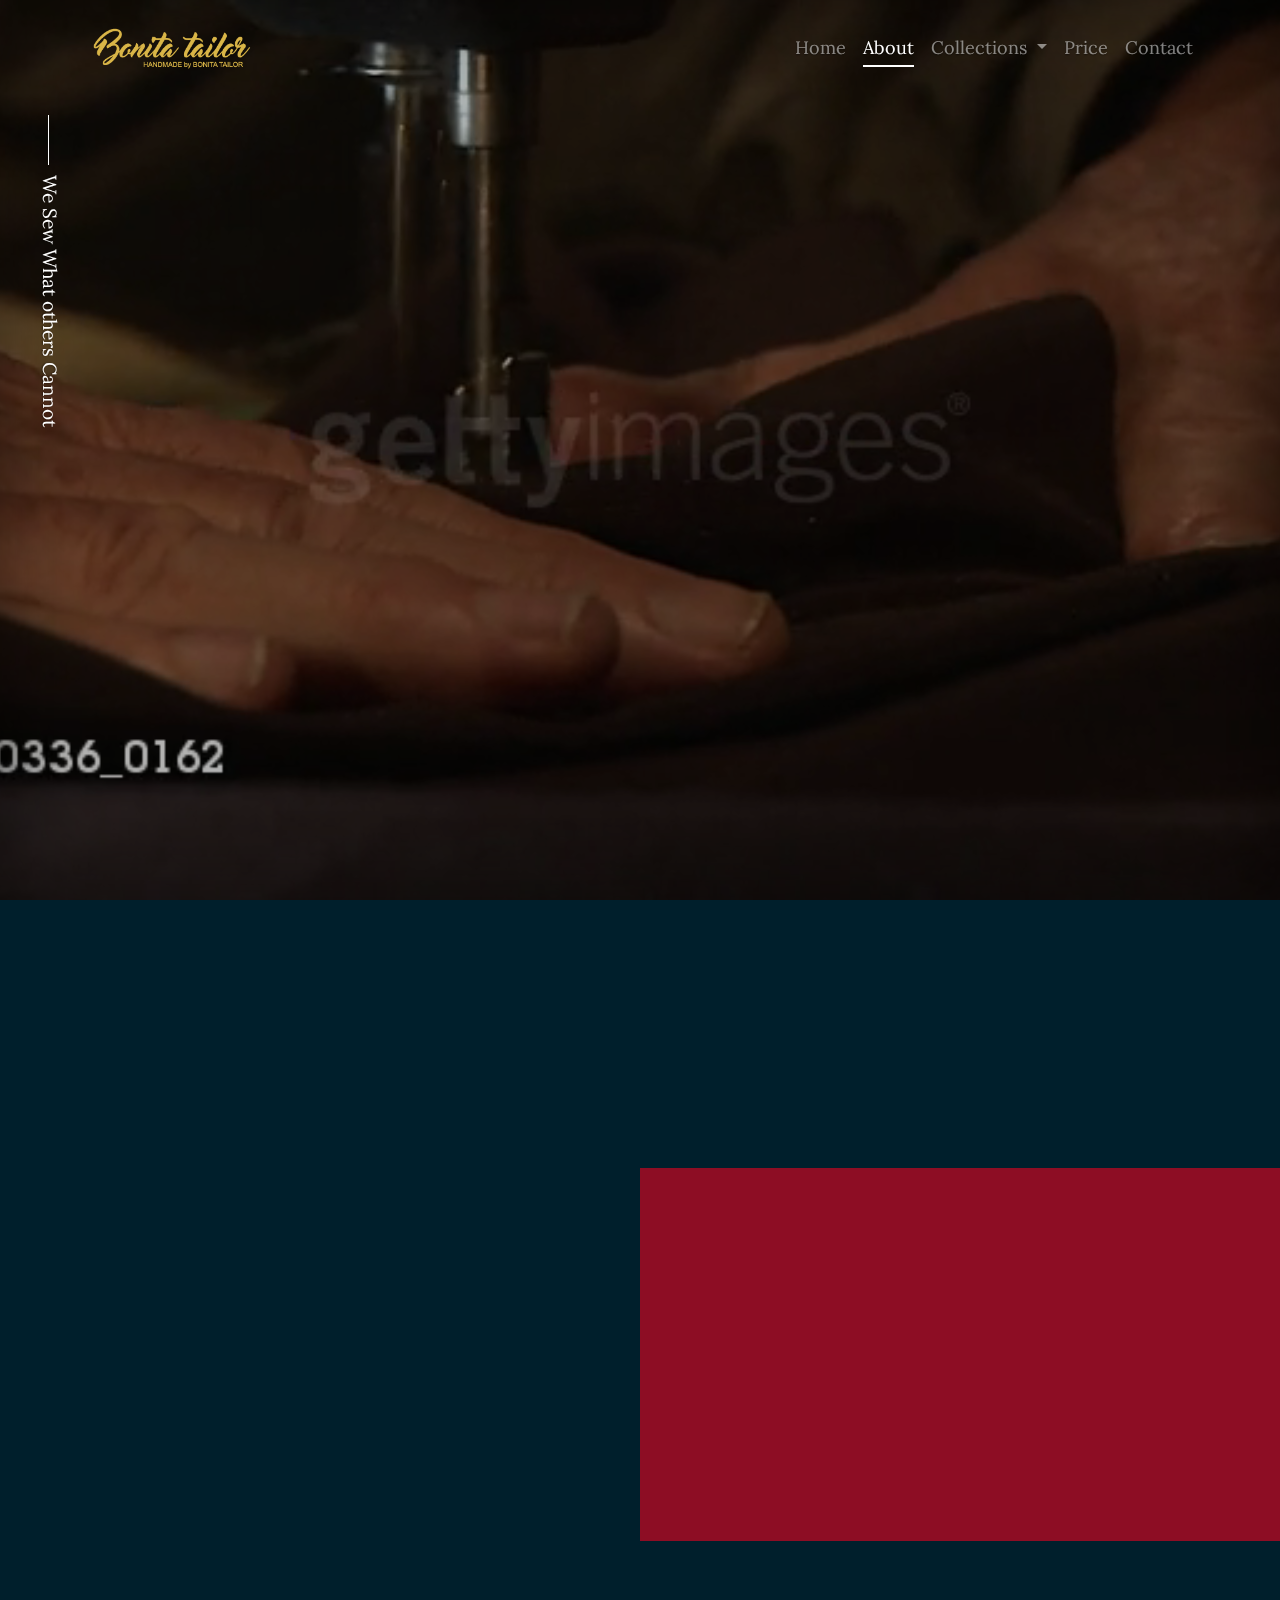
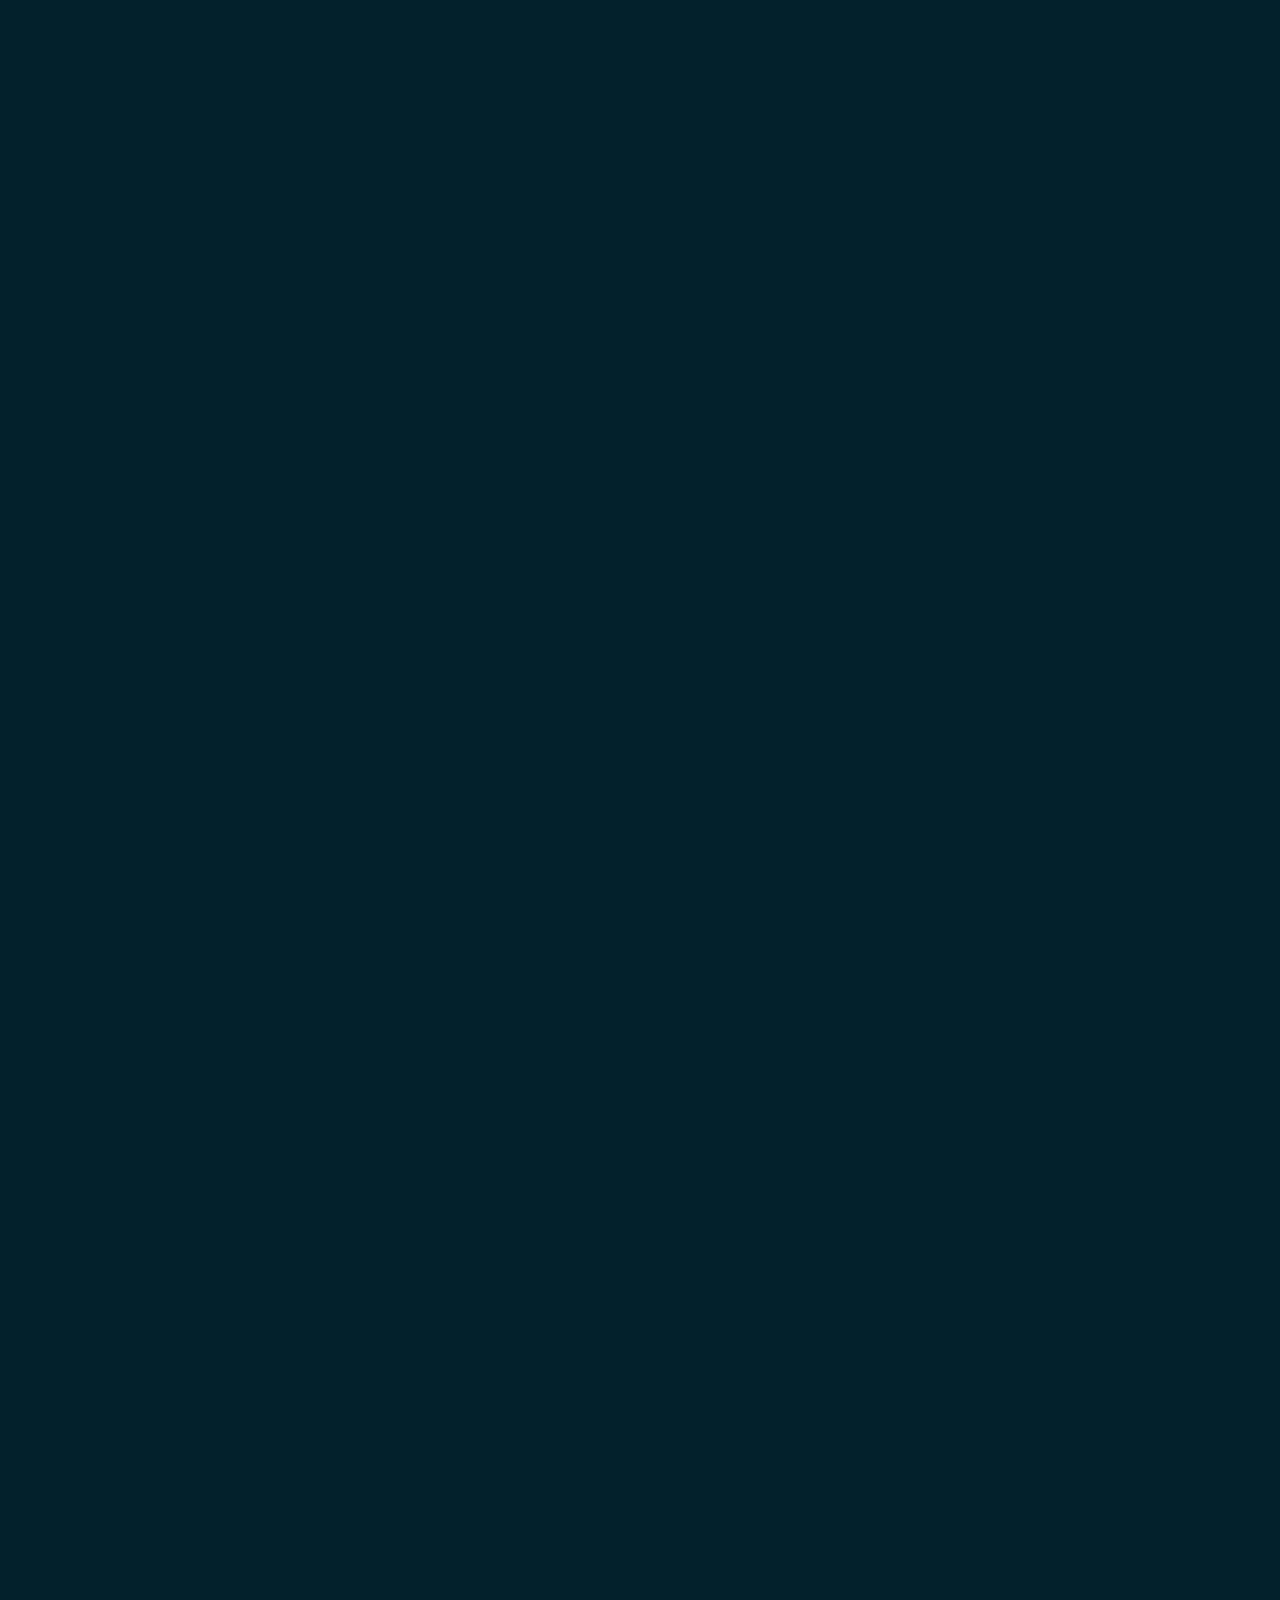
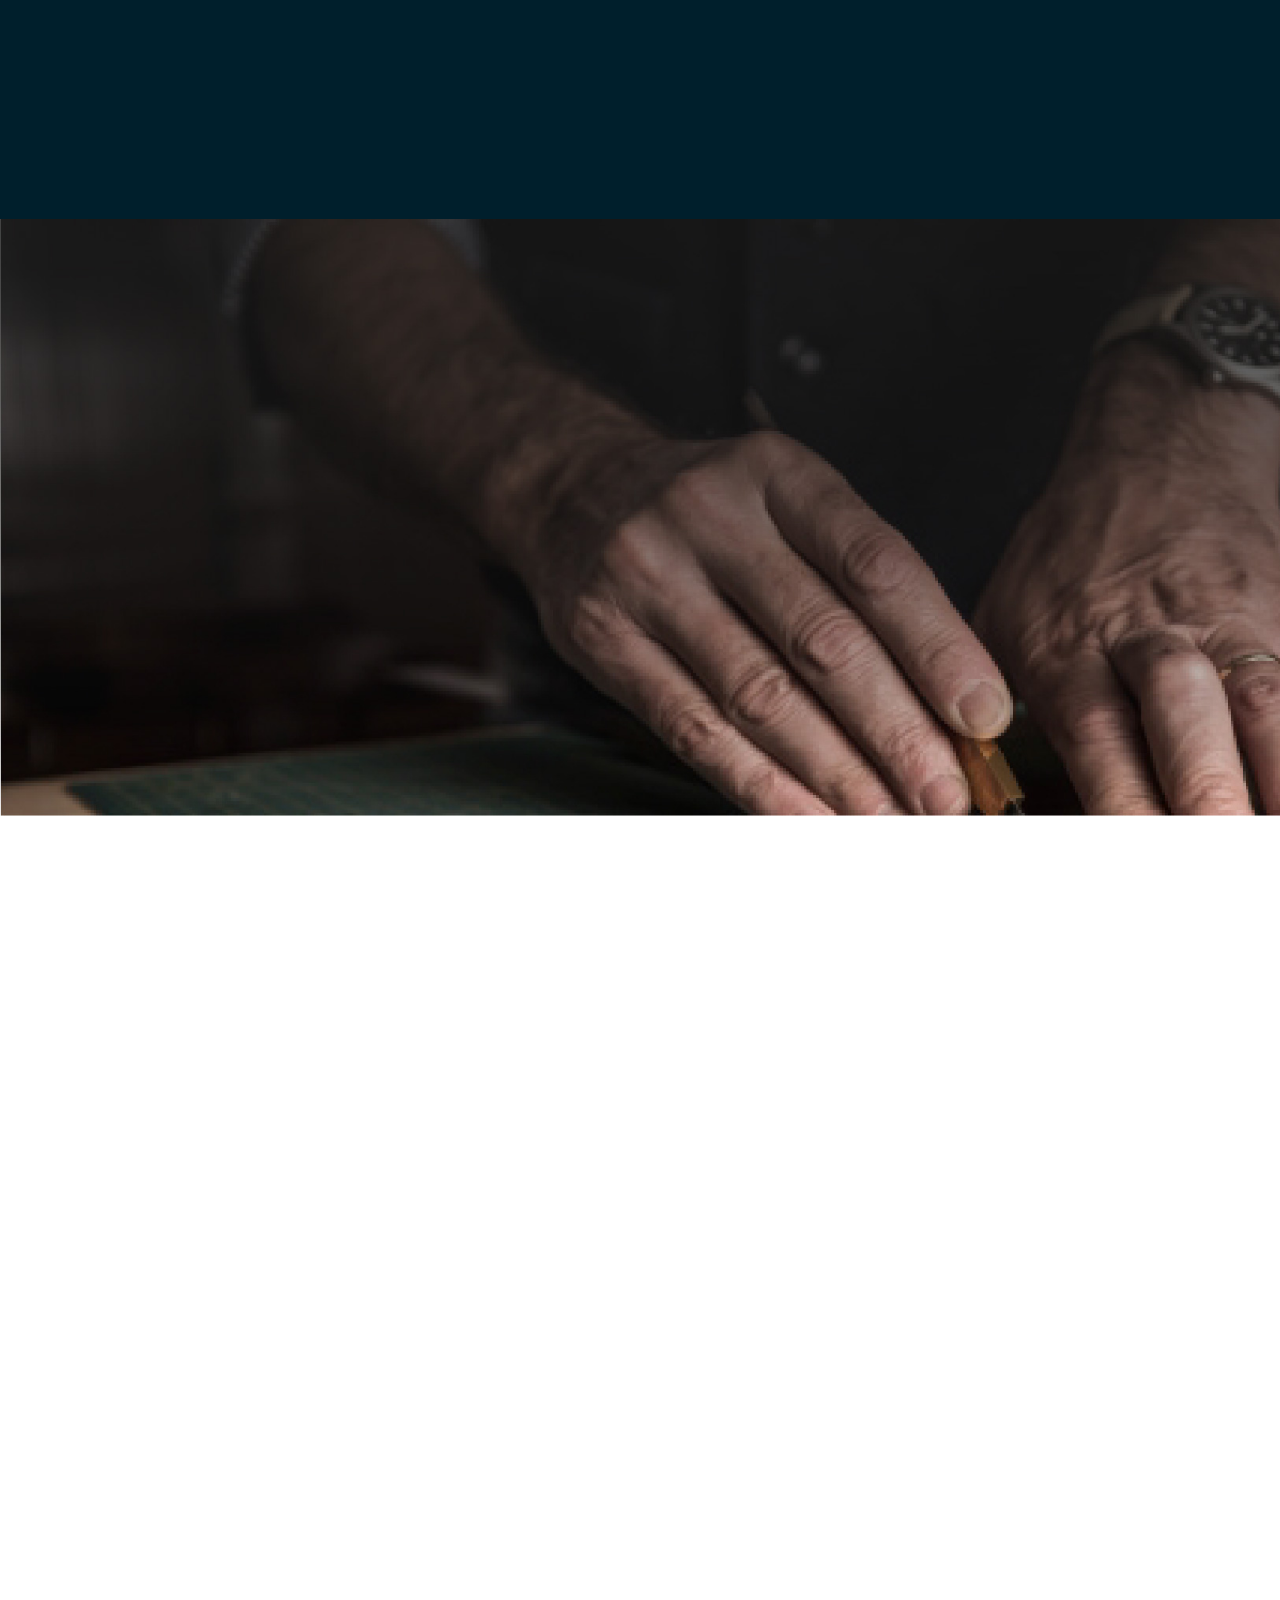
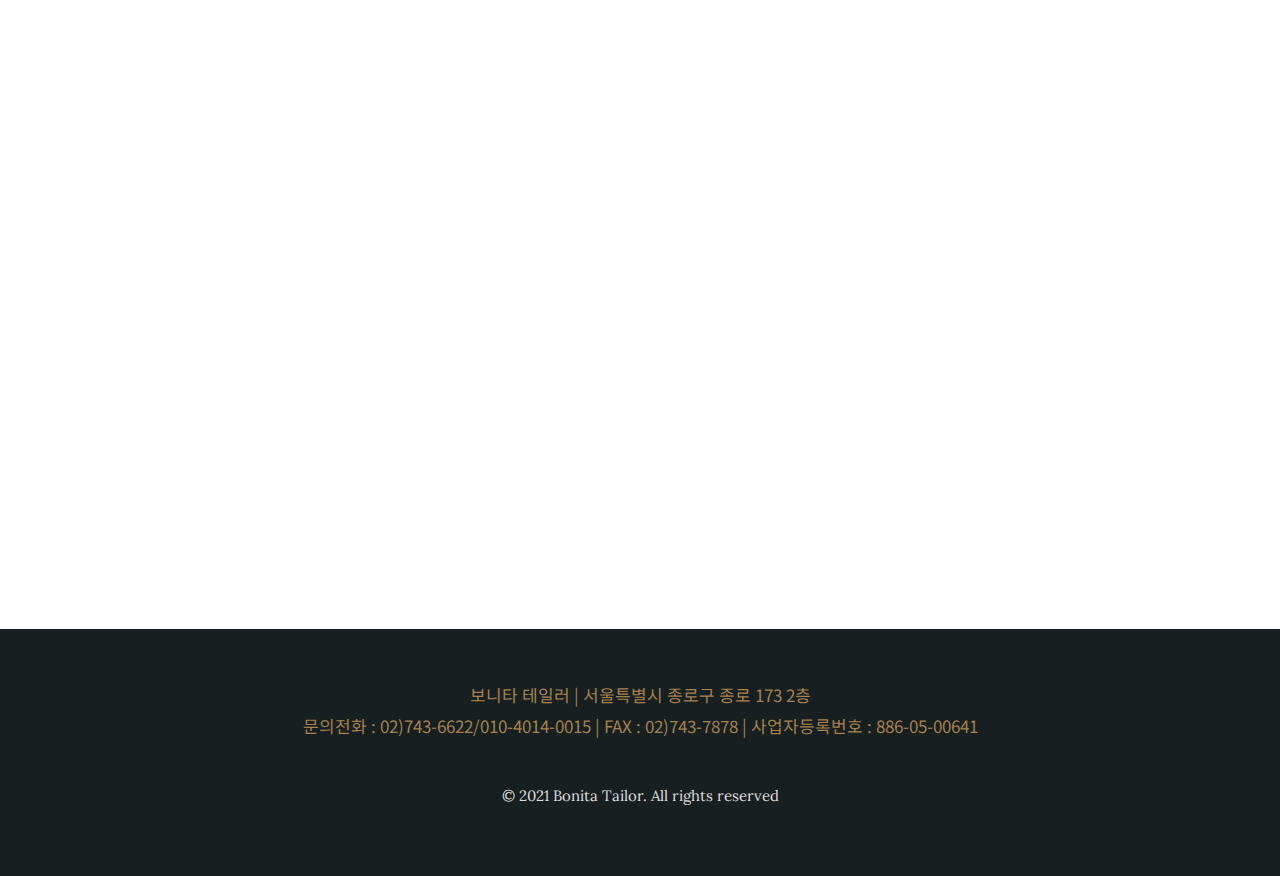
<file: sub/about.html>
<!doctype html>
<html lang="en">
<head>
    <meta charset="utf-8">
    <meta name="viewport" content="width=device-width, initial-scale=1, shrink-to-fit=no">
    <meta name="description" content="">
    <meta name="author" content="">
    <link rel="icon" href="../favicon.ico">
    <link rel="preconnect" href="https://fonts.gstatic.com">
    <link href="https://fonts.googleapis.com/css2?family=Lora:ital,wght@0,400;0,500;0,800;1,400;1,500;1,800&display=swap"
          rel="stylesheet">
    <link rel="preconnect" href="https://fonts.gstatic.com">
    <link href="https://fonts.googleapis.com/css2?family=Noto+Sans+KR:wght@100;300;400;500;700&display=swap"
          rel="stylesheet">

    <title>Bonita Tailor</title>

    <!-- Bootstrap core CSS -->
    <link href="../assets/css/bootstrap.min.css" rel="stylesheet">

    <!-- Custom styles for this template -->
    <link href="../assets/css/main.css" rel="stylesheet">

    <link rel="stylesheet" href="https://unpkg.com/aos@next/dist/aos.css" />

</head>

<body>

<video src="../assets/img/about.mp4" autoplay loop playsinline muted></video>

<div class="mx-auto flex-column main-header-wrap viewport-header">
    <header class="masthead p-3">
        <div class="container navbar navbar-expand-lg">
            <div class="masthead-brand">
                <a href="../index.html"><img src="../assets/img/bt-logo.png" width="170"/></a>
            </div>
            <button class="navbar-toggler navbar-dark" type="button" data-toggle="collapse"
                    data-target="#navbarCollapse" aria-controls="navbarCollapse" aria-expanded="false"
                    aria-label="Toggle navigation">
                <span class="navbar-toggler-icon"></span>
            </button>
            <div class="collapse navbar-collapse" id="navbarCollapse">
                <nav class="nav nav-masthead justify-content-center">
                <a class="nav-link" href="../index.html">Home</a>
                <a class="nav-link active" href="about.html">About</a>
                <div class="dropdown mx-md-3">
                    <a class="nav-link dropdown-toggle" href="#" id="navbarDropdown" role="button"
                       data-toggle="dropdown" aria-haspopup="true" aria-expanded="false">
                        Collections
                    </a>
                    <div class="dropdown-menu" aria-labelledby="navbarDropdown">
                        <a class="dropdown-item" href="classicSuit.html">Classic Suit</a>
                        <a class="dropdown-item" href="wedding.html">Wedding</a>
                    </div>
                </div>
                <a class="nav-link" href="price.html">Price</a>
                <a class="nav-link" href="contact.html">Contact</a>
            </nav>
            </div>
        </div>
    </header>

    <br>
    <div class="container-fluid vertical-text mt-5">
        <p>We Sew What others Cannot</p>
    </div>
</div>

<main role="main">
    <div class="row m-0 dark-blue-b text-white py-5 text-center">
        <div class="col-12" data-aos="fade-down"  data-aos-duration="800">
            <h2 class="font-weight-light mb-0">About Us</h2>
            <div class="divider"></div>
            <p class="kor">보니타 테일러가 <b>특별한 이유</b></p>
        </div>
    </div>

    <div class="row m-0 dark-blue-b text-white py-5" id="measuring">
        <div class="col-md-6 p-0 about-img" data-aos="fade-down" data-aos-duration="1200">

        </div>
        <div class="col-md-6 p-0 dark-red-b text-white">
            <div class="p-5" data-aos="fade-down" data-aos-duration="1200">
                <h2 class="font-weight-light mb-0">Measuring</h2>
                <div class="divider-white"></div>
                <p class="kor">
                    수트의 사이즈를 잰다는 것은 단순히 수치를 기록하는 것이 아닙니다. <b>고객님 체형의 장단점 등을 정확하게 파악</b>하는 것이 가장 중요합니다. 고객님의 니즈와 스타일에 따라
                    수치를 재는 부분이
                    다를 수 있습니다. 그것이 바로 그로 인해 고객님에게 딱 맞는 수트를 제공하는 보니타테일러만의 수십 년 노하우입니다.
                    <br>
                </p>
                <span class="kor bg-white py-1 px-2 dark-red">
                    <b>제작 공정:</b> 체촌(체형 및 사이즈 측정) - 재단 - 가봉 - 재봉 - 완성
                </span>
            </div>
        </div>
    </div>


    <div class="row m-0 dark-blue-b text-white py-5" id="fabric">
        <div class="col-xxl-6 offset-xxl-3 col-lg-8 offset-lg-2">
            <h2 class="font-weight-light mb-0" data-aos="zoom-in" data-aos-duration="800">Fabric</h2>
            <div class="divider" data-aos="zoom-in" data-aos-duration="800"></div>
            <p class="kor" data-aos="zoom-in" data-aos-duration="800">맞춤 정장에 있어서 원단 선택이 가장 중요합니다. 수트의 가격을 결정짓는 요소이기도 하기 때문이죠. 디자인 패턴, 원단 혼용률에 따라 가격이 결정됩니다. 보니타테일러는
                이 천차만별의 가격대에서도 고객님이 만족할만한 원단 샘플을 많이 보유하고 있습니다. <b>고객님의 나이대와 사용처, 직위, 개인의 스타일 등을 철저히 고려한 맞춤형 원단을 제안</b>하고
                있으며,
                <b>높은 만족도</b>를 자랑합니다.</p>
            <br>

            <div data-aos="zoom-in" data-aos-duration="800">
                <span class="kor bg-white py-1 px-2 dark-blue">
                    <b>원단 종류</b>
                </span>
            </div>

            <div class="row mt-2">
                <div class="col-lg-6 mb-3" data-aos="flip-left" data-aos-duration="800">
                    <p class="kor">
                        <b><u>이탈리아 원단</u></b>
                        <br>
                        국내 기온과 잘 맞는 하늘하늘한 원단으로 두께가 얇아 착용감이 가볍고, 터치감이 부드럽습니다.
                        이탈리아 원단의 종류로는 까노니코, 아리스톤 나폴리, 구아벨로, 안젤리코, 에르메네질도, 제냐 등이 있습니다.
                    </p>
                </div>
                <div class="col-lg-6" data-aos="flip-right" data-aos-duration="1200">
                    <p class="kor">
                        <b><u>영국 원단</u></b>
                        <br>
                        원단이 도톰하고 힘이 있어 옷매무새가 단정한 클래식 수트에 가장 어울리는 원단입니다. 다소 거친 재질의 원단입니다.
                        영국 원단의 종류로는 허더스필드, 알프레드 브라운, 덕데일, 바워로벅, 스카발 등이 있습니다.
                    </p>
                </div>
            </div>
            <br><br>
            <img src="../assets/img/about-img-02.jpg" width="100%" data-aos="zoom-in-down" data-aos-duration="1200">
            <br><br><br><br>
        </div>
    </div>

    <div class="row m-0 about-img-tailor text-white py-5" id="tailoring">
        <div class="col-xxl-6 offset-xxl-3 col-lg-8 offset-lg-2">
            <h2 class="font-weight-light mb-0" data-aos="zoom-in" data-aos-duration="800">Tailoring</h2>
            <div class="divider" data-aos="zoom-in" data-aos-duration="800"></div>
            <p class="kor" data-aos="zoom-in" data-aos-duration="800">보니타테일러만의 품격있는 디자인은 그 어디에 내놓아도 손색이 없습니다. 어떠한 변형된 디자인이어도 고객님에게 딱 맞도록 제작합니다. 원단의 재단, 바느질 한땀 한땀
                고객님에게 전달되는 그 마지막 순간까지 최선을 다합니다. 당신이 그 삶의 빛나는 주인공이 되는 그때, 보니타테일러가 함께합니다.</p>

            <br>
            <div data-aos="zoom-in" data-aos-duration="800">
                <span class="kor bg-white py-1 px-2 dark-blue">
                    <b>제작 방법</b>
                </span>
            </div>

            <div class="row mt-2">
                <div class="col-lg-6 mb-3" data-aos="flip-left" data-aos-duration="800">
                    <p class="kor">
                        <b><u>비스포크(수제)</u></b>
                        <br>
                        비스포크는 영어로 'Been Spoken For'라는 뜻으로, 장인이 한땀 한땀 손바느질로 만들어낸 정통 수제 정장입니다. 주문자의 원하는 스타일과 체형을 고려하여 주문자만의 패턴을 만들어 드립니다. 상의 심지를 손바느질로 고정하여 부착합니다.
                    </p>
                </div>
                <div class="col-lg-6" data-aos="flip-left" data-aos-duration="1200">
                    <p class="kor">
                        <b><u>수미주라(반 수제)</u></b>
                        <br>
                        수미주라는 평균체형에 기초하여 정해진 패턴에 더해 고객의 체형을 함께 고려하여 사이즈를 맞춰 재단하는 방식입니다. 심지는 접착심지를 사용하여 고정 부착합니다.
                    </p>
                </div>
            </div>

            <div data-aos="zoom-in" data-aos-duration="800">
                <span class="kor bg-white py-1 px-2 black">
                    <b>평균 제작기간:</b> 4~6주정도 소요
                </span>
            </div>
        </div>
    </div>

    <div class="row m-0 py-5 align-items-center" data-aos="zoom-in" data-aos-duration="800">
        <div class="col-lg-4 offset-lg-4 about-img-letter text-center">
            <div class="p-5">
                <br><br><br>
                <p class="kor">
                    보니타테일러는 사람 중심의 경영을 최우선의 가치로 여깁니다. 풍부한 경험과 숙련된 기술로 고객 한분 한분의 기대에 어긋나지 않는 서비스를 제공해드릴 것을 약속합니다. 고객님들께
                    신뢰받고
                    사랑받는 회사로 거듭나겠습니다.
                    감사합니다.
                </p>
                <br><br><br>
            </div>

        </div>
    </div>

    <div class="row m-0 gray-90-b text-white py-5" data-aos="fade-down"  data-aos-duration="1200">
        <div class="col-lg-10 offset-lg-1">
            <div class="row">
                <div class="col-xl-5 pl-xl-5 ml-xl-3">
                    <a href="../index.html"><img class="mb-3" src="../assets/img/bt-logo.png" width="170"/></a>
                    <p class="kor">보니타테일러 찾아오시는 길</p>
                    <div id="daumRoughmapContainer1608418141768"
                         class="w-100 root_daum_roughmap root_daum_roughmap_landing"></div>

                </div>
                <div class="col-xl-3 pl-xl-3 mt-xl-5">
                    <br><br>
                    <div class="d-flex">
                        <img src="../assets/img/footer-img-01.png" height="45" width="46" style="top:-8px"
                             class="position-relative"/>
                        <span class="kor">
                지하철
            <br>1호선, 3호선, 5호선 종로 3가역 11번 출구 도보 10분이내
            <br>1호선 종로5가역 1번출구 도보 10분이내</span>
                    </div>
                    <br>
                    <div class="d-flex">
                        <img src="../assets/img/footer-img-02.png" height="45" width="46" style="top:-8px"
                             class="position-relative"/>
                        <span class="kor">
                버스
                <br>종로4가, 종로4가.종묘, 종묘공원, 종로5가입구에서 하차 후
                <br>종묘귀금속 백화점 2층</span>
                    </div>
                    <br>
                    <div class="d-flex">
                        <img src="../assets/img/footer-img-03.png" height="45" width="46" style="top:-8px"
                             class="position-relative"/>
                        <span class="kor">
                자가용
                <br>서울특별시 종로구 종로 173 2층 보니타테일러</span>
                    </div>

                </div>
                <div class="col-xl-3 pl-xl-5">
                    <br><br><br>
                    <h3 class="kor font-weight-bold">
                        문의전화
                    </h3>
                    <div class="bg-white text-dark text-center py-2" style="max-width: 320px;">
                        <h3 class="kor m-0 font-weight-bold" style="word-break: break-word">02)743-6622</h3>
                        <h3 class="kor m-0 font-weight-bold" style="word-break: break-word">/ 010-4014-0015</h3>
                    </div>
                    <br>
                    <span class="kor">영업시간 : 10:00~19:00(연중무휴)</span>
                    <br><br><br>
                    <div>
                        <img src="../assets/img/sns-kakao.png" height="59" width="64"/>
                        <span class="ml-2"> bonitailor </span>
                    </div>
                    <br>
                    <a href="https://www.instagram.com/bonita_tailor/" target="_blank" rel="noopener" class="img-hover">
                        <img src="../assets/img/sns-insta.png" height="55" width="56"/>
                        <span class="ml-2 text-white">/bonita_tailor</span>
                    </a>
                    <br><br><br><br><br><br>
                </div>
            </div>
        </div>
    </div>


</main>

<footer class="mt-auto">
    <div class="row m-0 black-b text-center py-5">
        <div class="col-12">
            <p class="kor gold">
                보니타 테일러 | 서울특별시 종로구 종로 173 2층
                <br>문의전화 : 02)743-6622/010-4014-0015 | FAX : 02)743-7878 | 사업자등록번호 : 886-05-00641
            </p>
            <br>
            <p class="copy-right">
                © 2021 Bonita Tailor. All rights reserved
            </p>
        </div>
    </div>
</footer>

<script src="https://cdnjs.cloudflare.com/ajax/libs/jquery/3.2.1/jquery.min.js"></script>
<script src="https://cdnjs.cloudflare.com/ajax/libs/popper.js/1.12.9/umd/popper.min.js"
        integrity="sha384-ApNbgh9B+Y1QKtv3Rn7W3mgPxhU9K/ScQsAP7hUibX39j7fakFPskvXusvfa0b4Q"
        crossorigin="anonymous"></script>
<script src="https://maxcdn.bootstrapcdn.com/bootstrap/4.0.0/js/bootstrap.min.js"
        integrity="sha384-JZR6Spejh4U02d8jOt6vLEHfe/JQGiRRSQQxSfFWpi1MquVdAyjUar5+76PVCmYl"
        crossorigin="anonymous"></script>

<script src="../assets/js/affix.js"></script>

<script charset="UTF-8" class="daum_roughmap_loader_script"
        src="https://ssl.daumcdn.net/dmaps/map_js_init/roughmapLoader.js"></script>

<script charset="UTF-8">
    new daum.roughmap.Lander({
        "timestamp": "1608418141768",
        "key": "23j8g",
        "mapHeight": "360"
    }).render();
</script>

<script src="https://unpkg.com/aos@next/dist/aos.js"></script>
<script>
    AOS.init();
</script>

</body>
</html>
</file>
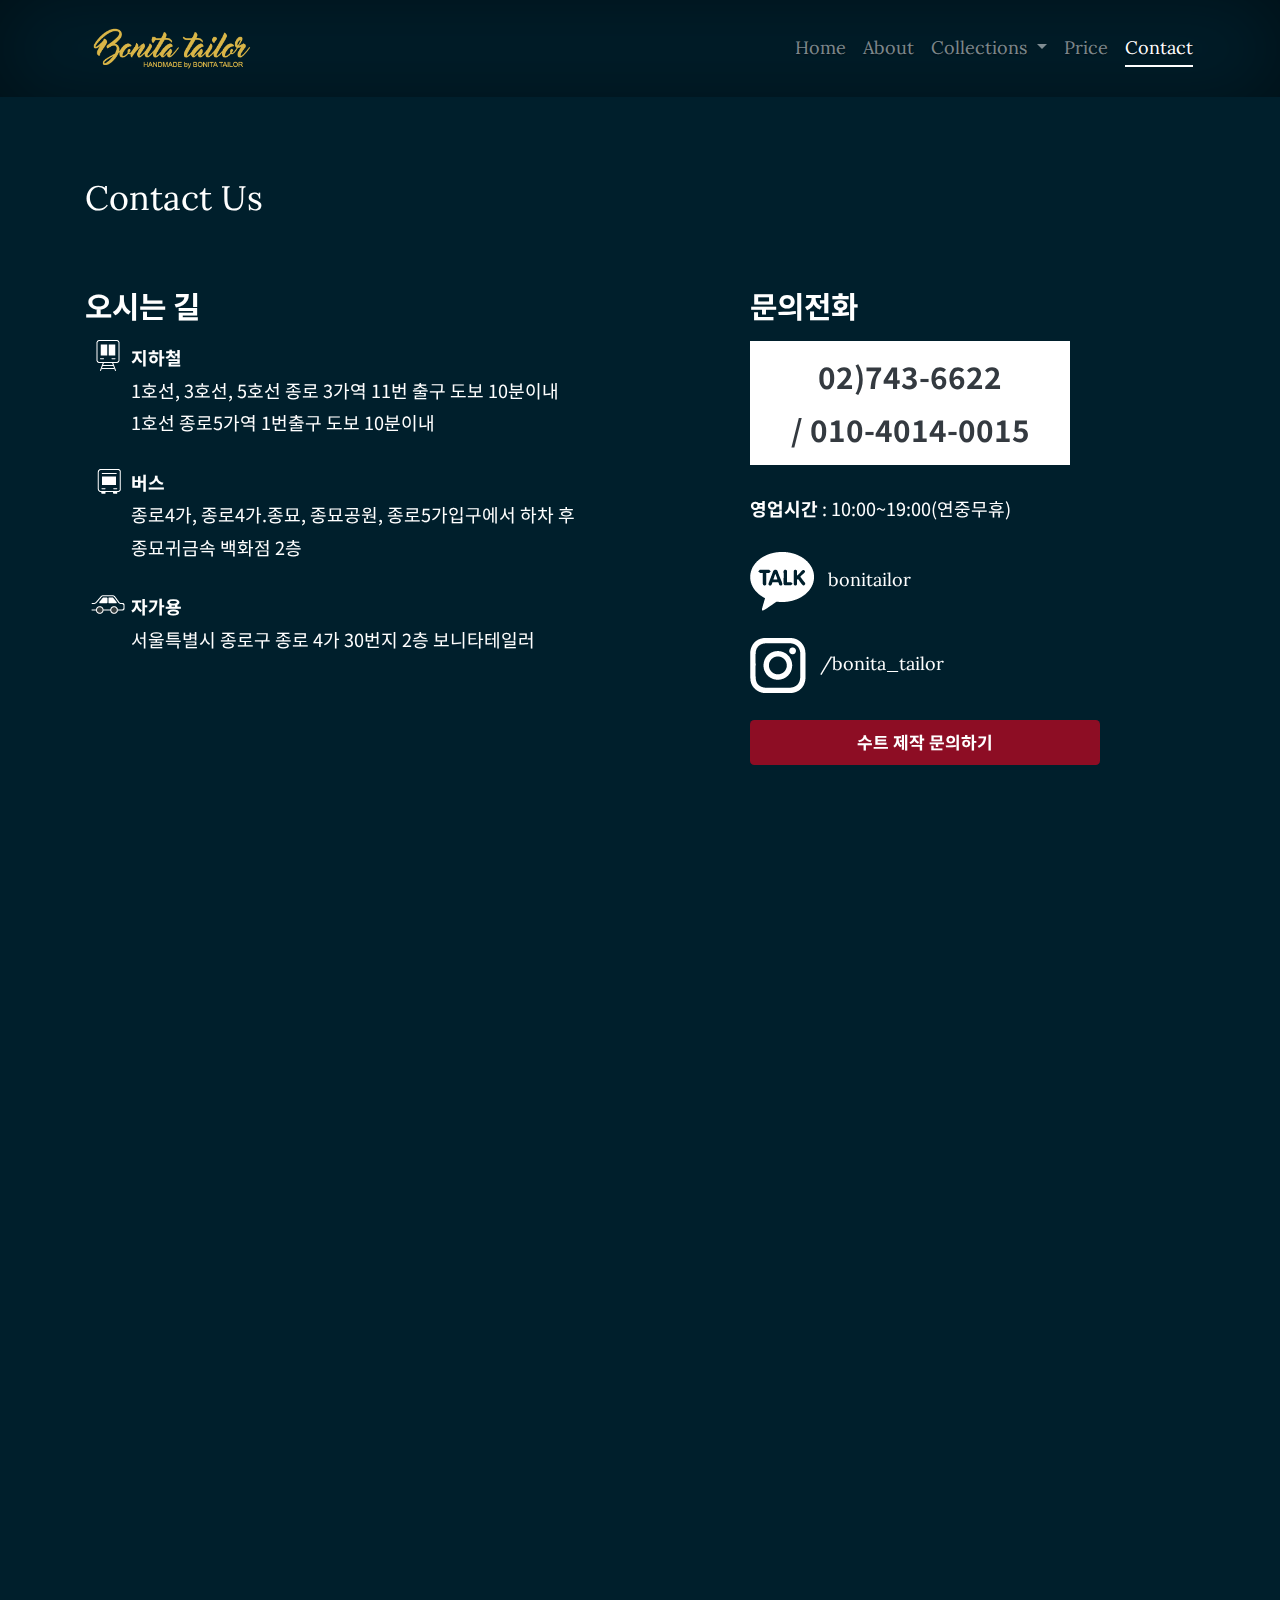
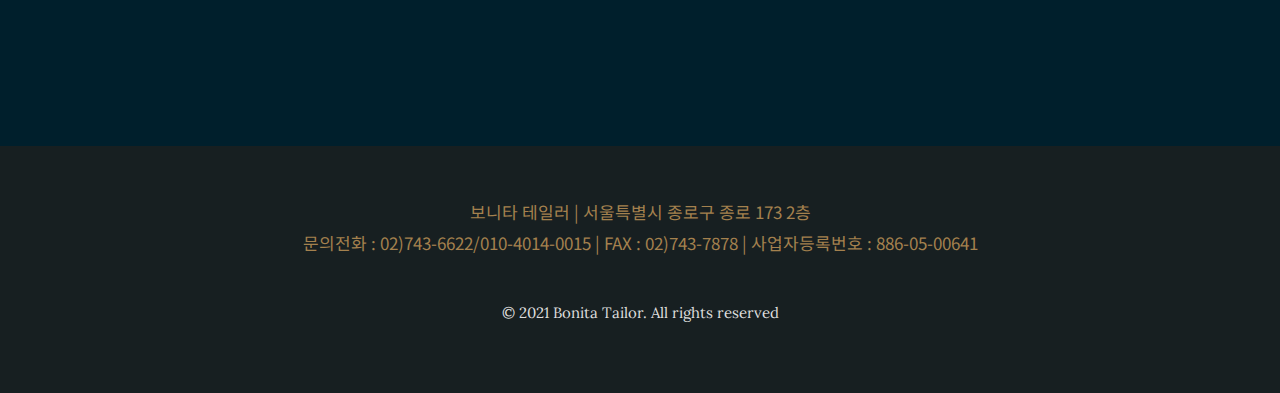
<file: sub/contact.html>
<!doctype html>
<html lang="en">
<head>
    <meta charset="utf-8">
    <meta name="viewport" content="width=device-width, initial-scale=1, shrink-to-fit=no">
    <meta name="description" content="">
    <meta name="author" content="">
    <link rel="icon" href="../favicon.ico">
    <link rel="preconnect" href="https://fonts.gstatic.com">
    <link href="https://fonts.googleapis.com/css2?family=Lora:ital,wght@0,400;0,500;0,600;1,400;1,500;1,600&display=swap"
          rel="stylesheet">
    <link rel="preconnect" href="https://fonts.gstatic.com">
    <link href="https://fonts.googleapis.com/css2?family=Noto+Sans+KR:wght@100;300;400;500;700&display=swap"
          rel="stylesheet">

    <title>Bonita Tailor - Contact</title>

    <!-- Bootstrap core CSS -->
    <link href="../assets/css/bootstrap.min.css" rel="stylesheet">

    <!-- Custom styles for this template -->
    <link href="../assets/css/main.css" rel="stylesheet">

    <link rel="stylesheet" href="https://unpkg.com/aos@next/dist/aos.css" />
</head>

<body>


<div class="mx-auto flex-column main-header-wrap dark-blue-b">
    <header class="masthead p-3">
        <div class="container navbar navbar-expand-lg">
            <div class="masthead-brand">
                <a href="../index.html"><img src="../assets/img/bt-logo.png" width="170"/></a>
            </div>
            <button class="navbar-toggler navbar-dark" type="button" data-toggle="collapse"
                    data-target="#navbarCollapse" aria-controls="navbarCollapse" aria-expanded="false"
                    aria-label="Toggle navigation">
                <span class="navbar-toggler-icon"></span>
            </button>
            <div class="collapse navbar-collapse" id="navbarCollapse">
                <nav class="nav nav-masthead justify-content-center">
                <a class="nav-link" href="../index.html">Home</a>
                <a class="nav-link" href="about.html">About</a>
                <div class="dropdown mx-md-3">
                    <a class="nav-link dropdown-toggle" href="#" id="navbarDropdown" role="button"
                       data-toggle="dropdown" aria-haspopup="true" aria-expanded="false">
                        Collections
                    </a>
                    <div class="dropdown-menu" aria-labelledby="navbarDropdown">
                        <a class="dropdown-item" href="classicSuit.html">Classic Suit</a>
                        <a class="dropdown-item" href="wedding.html">Wedding</a>
                    </div>
                </div>
                <a class="nav-link" href="price.html">Price</a>
                <a class="nav-link active" href="contact.html">Contact</a>
            </nav>
            </div>
        </div>
    </header>

</div>

<main role="main" class="dark-blue-b">

    <div class="container text-white">
        <br><br><br>
        <h2 class="font-weight-light" data-aos="fade-down" data-aos-duration="800">Contact Us</h2>
        <!-- * 카카오맵 - 지도퍼가기 -->
        <!-- 1. 지도 노드 -->
        <div id="daumRoughmapContainer1608417922506" class="w-100 root_daum_roughmap root_daum_roughmap_landing" data-aos="fade-up" data-aos-duration="1000"></div>



        <div class="row">
        <div class="col-lg-7 mt-5" data-aos="flip-left" data-aos-duration="800">
            <h3 class="kor font-weight-bold">
                오시는 길
            </h3>
            <div class="d-flex">
                <img src="../assets/img/footer-img-01.png" height="45" width="46" style="top:-8px"
                     class="position-relative"/>
                <span class="kor">
                <b>지하철</b>
            <br>1호선, 3호선, 5호선 종로 3가역 11번 출구 도보 10분이내
            <br>1호선 종로5가역 1번출구 도보 10분이내</span>
            </div>
            <br>
            <div class="d-flex">
                <img src="../assets/img/footer-img-02.png" height="45" width="46" style="top:-8px"
                     class="position-relative"/>
                <span class="kor">
                    <b>버스</b>
                <br>종로4가, 종로4가.종묘, 종묘공원, 종로5가입구에서 하차 후
                <br>종묘귀금속 백화점 2층</span>
            </div>
            <br>
            <div class="d-flex">
                <img src="../assets/img/footer-img-03.png" height="45" width="46" style="top:-8px"
                     class="position-relative"/>
                <span class="kor">
                    <b>자가용</b>
                <br>서울특별시 종로구 종로 4가 30번지 2층 보니타테일러</span>
            </div>
        </div>

        <div class="col-lg-4 mt-5" data-aos="flip-right" data-aos-duration="800">
            <h3 class="kor font-weight-bold">
                문의전화
            </h3>
            <div class="bg-white text-dark text-center py-2" style="max-width: 320px;">
                <h3 class="kor m-0 font-weight-bold" style="word-break: break-word">02)743-6622</h3>
                <h3 class="kor m-0 font-weight-bold" style="word-break: break-word">/ 010-4014-0015</h3>
            </div>
            <br>
            <span class="kor"><b>영업시간</b> : 10:00~19:00(연중무휴)</span>
            <br><br>
            <div>
                <img src="../assets/img/sns-kakao.png" height="59" width="64"/>
                <span class="ml-2"> bonitailor </span>
            </div>
            <br>
            <a href="https://www.instagram.com/bonita_tailor/" target="_blank" rel="noopener" class="img-hover">
                <img src="../assets/img/sns-insta.png" height="55" width="56"/>
                <span class="ml-2 text-white">/bonita_tailor</span>
            </a>
            <br><br>
            <a href="https://m.booking.naver.com/booking/8/bizes/85673" target="_blank" rel="noopener">
                <button type="button" class="btn font-weight-bold dark-red-b text-white w-100">
                    <span class="kor">수트 제작 문의하기</span>
                </button>
            </a>
            <br><br><br><br><br><br>
        </div>
        </div>

    </div>


    <div class="row m-0 gray-90-b text-white py-5" data-aos="fade-down"  data-aos-duration="1000">
        <div class="col-lg-10 offset-lg-1">
            <div class="row">
        <div class="col-xl-5 pl-xl-5 ml-xl-3">
            <a href="../index.html"><img class="mb-3" src="../assets/img/bt-logo.png" width="170"/></a>
            <p class="kor">보니타테일러 찾아오시는 길</p>
            <div id="daumRoughmapContainer1608418141768" class="w-100 root_daum_roughmap root_daum_roughmap_landing"></div>

        </div>
        <div class="col-xl-3 pl-xl-3 mt-xl-5">
            <br><br>
            <div class="d-flex">
                <img src="../assets/img/footer-img-01.png" height="45" width="46" style="top:-8px"
                     class="position-relative"/>
                <span class="kor">
                지하철
            <br>1호선, 3호선, 5호선 종로 3가역 11번 출구 도보 10분이내
            <br>1호선 종로5가역 1번출구 도보 10분이내</span>
            </div>
            <br>
            <div class="d-flex">
                <img src="../assets/img/footer-img-02.png" height="45" width="46" style="top:-8px"
                     class="position-relative"/>
                <span class="kor">
                버스
                <br>종로4가, 종로4가.종묘, 종묘공원, 종로5가입구에서 하차 후
                <br>종묘귀금속 백화점 2층</span>
            </div>
            <br>
            <div class="d-flex">
                <img src="../assets/img/footer-img-03.png" height="45" width="46" style="top:-8px"
                     class="position-relative"/>
                <span class="kor">
                자가용
                <br>서울특별시 종로구 종로 173 2층 보니타테일러</span>
            </div>

        </div>
        <div class="col-xl-3 pl-xl-5">
            <br><br><br>
            <h3 class="kor font-weight-bold">
                문의전화
            </h3>
            <div class="bg-white text-dark text-center py-2" style="max-width: 320px;">
                <h3 class="kor m-0 font-weight-bold" style="word-break: break-word">02)743-6622</h3>
                <h3 class="kor m-0 font-weight-bold" style="word-break: break-word">/ 010-4014-0015</h3>
            </div>
            <br>
            <span class="kor">영업시간 : 10:00~19:00(연중무휴)</span>
            <br><br><br>
            <div>
                <img src="../assets/img/sns-kakao.png" height="59" width="64"/>
                <span class="ml-2"> bonitailor </span>
            </div>
            <br>
            <a href="https://www.instagram.com/bonita_tailor/" target="_blank" rel="noopener" class="img-hover">
                <img src="../assets/img/sns-insta.png" height="55" width="56"/>
                <span class="ml-2 text-white">/bonita_tailor</span>
            </a>
            <br><br><br><br><br><br>
        </div>
            </div>
        </div>
    </div>


</main>

<footer class="mt-auto">
    <div class="row m-0 black-b text-center py-5">
        <div class="col-12">
            <p class="kor gold">
                보니타 테일러 | 서울특별시 종로구 종로 173 2층
                <br>문의전화 : 02)743-6622/010-4014-0015 | FAX : 02)743-7878 | 사업자등록번호 : 886-05-00641
            </p>
            <br>
            <p class="copy-right">
                © 2021 Bonita Tailor. All rights reserved
            </p>
        </div>
    </div>
</footer>

<script src="../assets/js/affix.js"></script>

<script src="https://cdnjs.cloudflare.com/ajax/libs/jquery/3.2.1/jquery.min.js"></script>
<script src="https://cdnjs.cloudflare.com/ajax/libs/popper.js/1.12.9/umd/popper.min.js"
        integrity="sha384-ApNbgh9B+Y1QKtv3Rn7W3mgPxhU9K/ScQsAP7hUibX39j7fakFPskvXusvfa0b4Q"
        crossorigin="anonymous"></script>
<script src="https://maxcdn.bootstrapcdn.com/bootstrap/4.0.0/js/bootstrap.min.js"
        integrity="sha384-JZR6Spejh4U02d8jOt6vLEHfe/JQGiRRSQQxSfFWpi1MquVdAyjUar5+76PVCmYl"
        crossorigin="anonymous"></script>
<!--
            2. 설치 스크립트
            * 지도 퍼가기 서비스를 2개 이상 넣을 경우, 설치 스크립트는 하나만 삽입합니다.
        -->
<script charset="UTF-8" class="daum_roughmap_loader_script" src="https://ssl.daumcdn.net/dmaps/map_js_init/roughmapLoader.js"></script>

<!-- 3. 실행 스크립트 -->
<script charset="UTF-8">
    new daum.roughmap.Lander({
        "timestamp" : "1608417922506",
        "key" : "23j8f",
        "mapHeight" : "480"
    }).render();
</script>

<script charset="UTF-8">
    new daum.roughmap.Lander({
        "timestamp" : "1608418141768",
        "key" : "23j8g",
        "mapHeight" : "360"
    }).render();
</script>

<script src="https://unpkg.com/aos@next/dist/aos.js"></script>
<script>
    AOS.init();
</script>

</body>
</html>
</file>
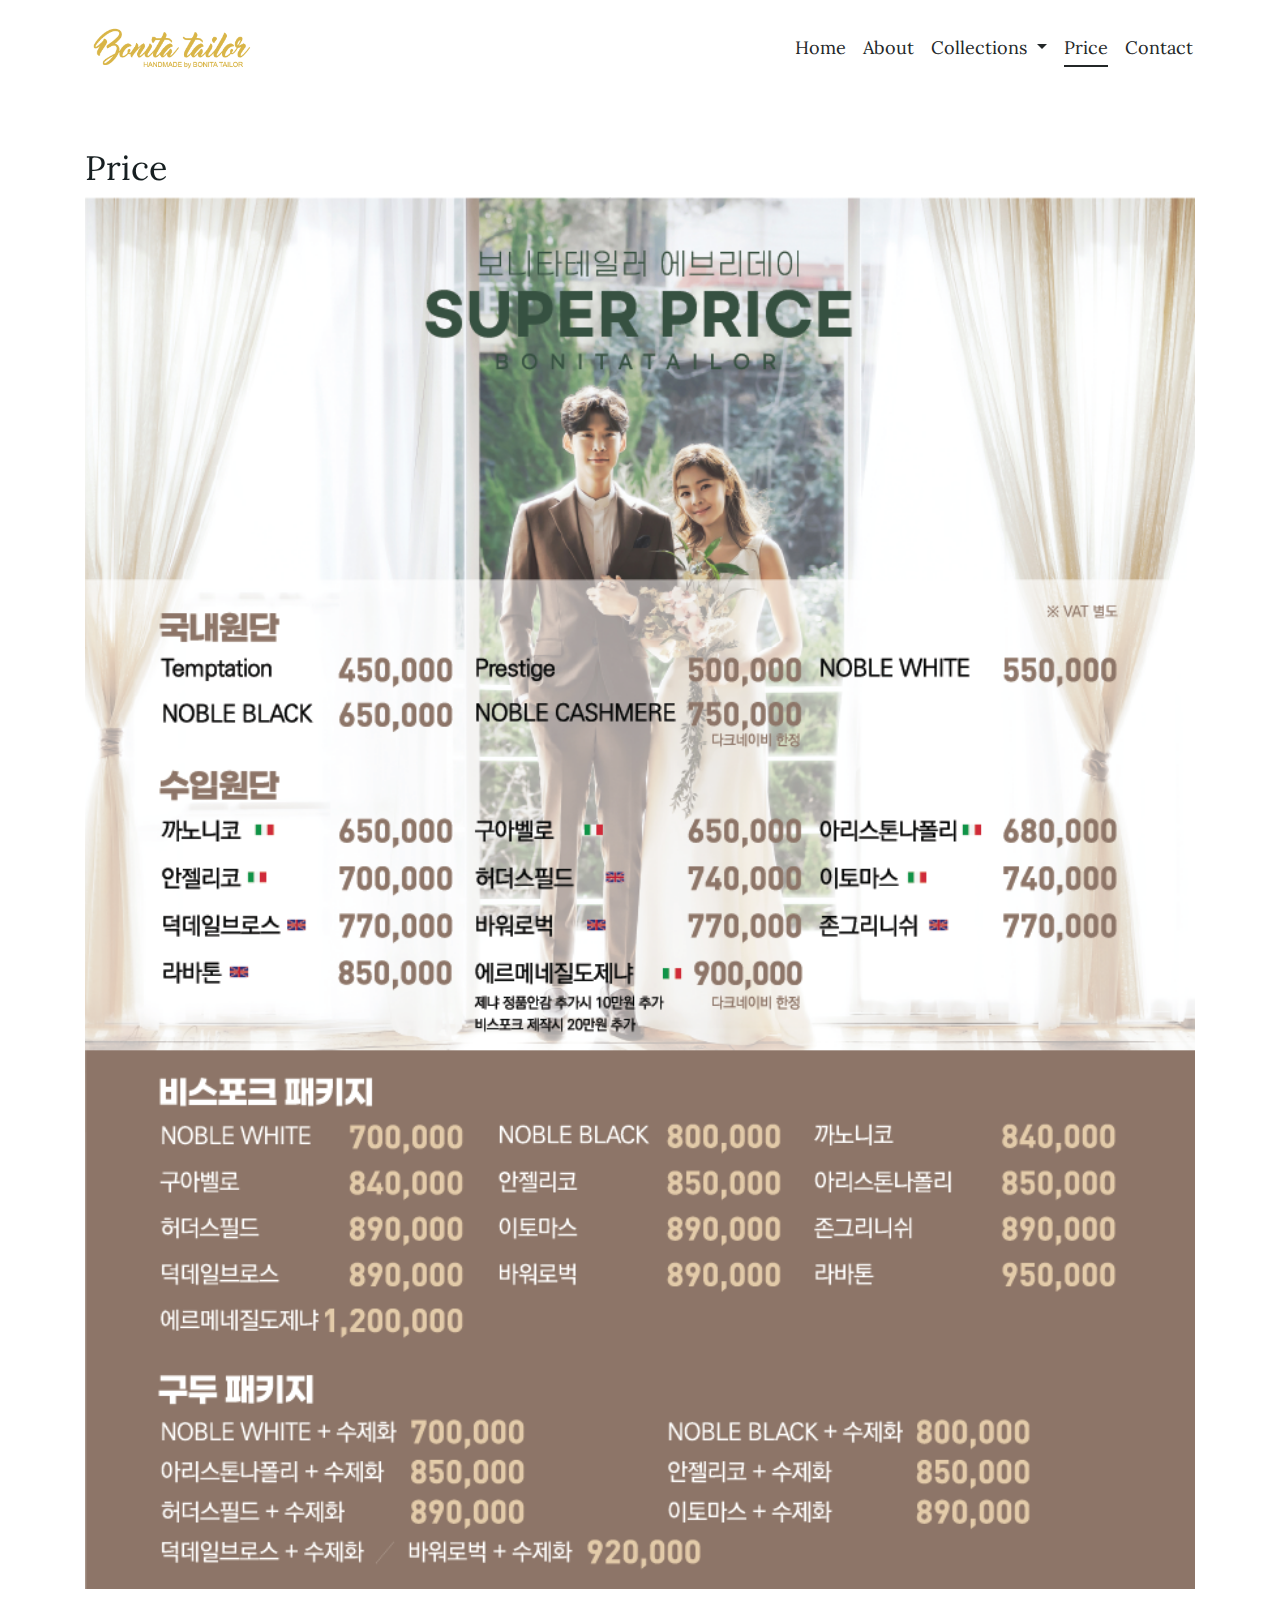
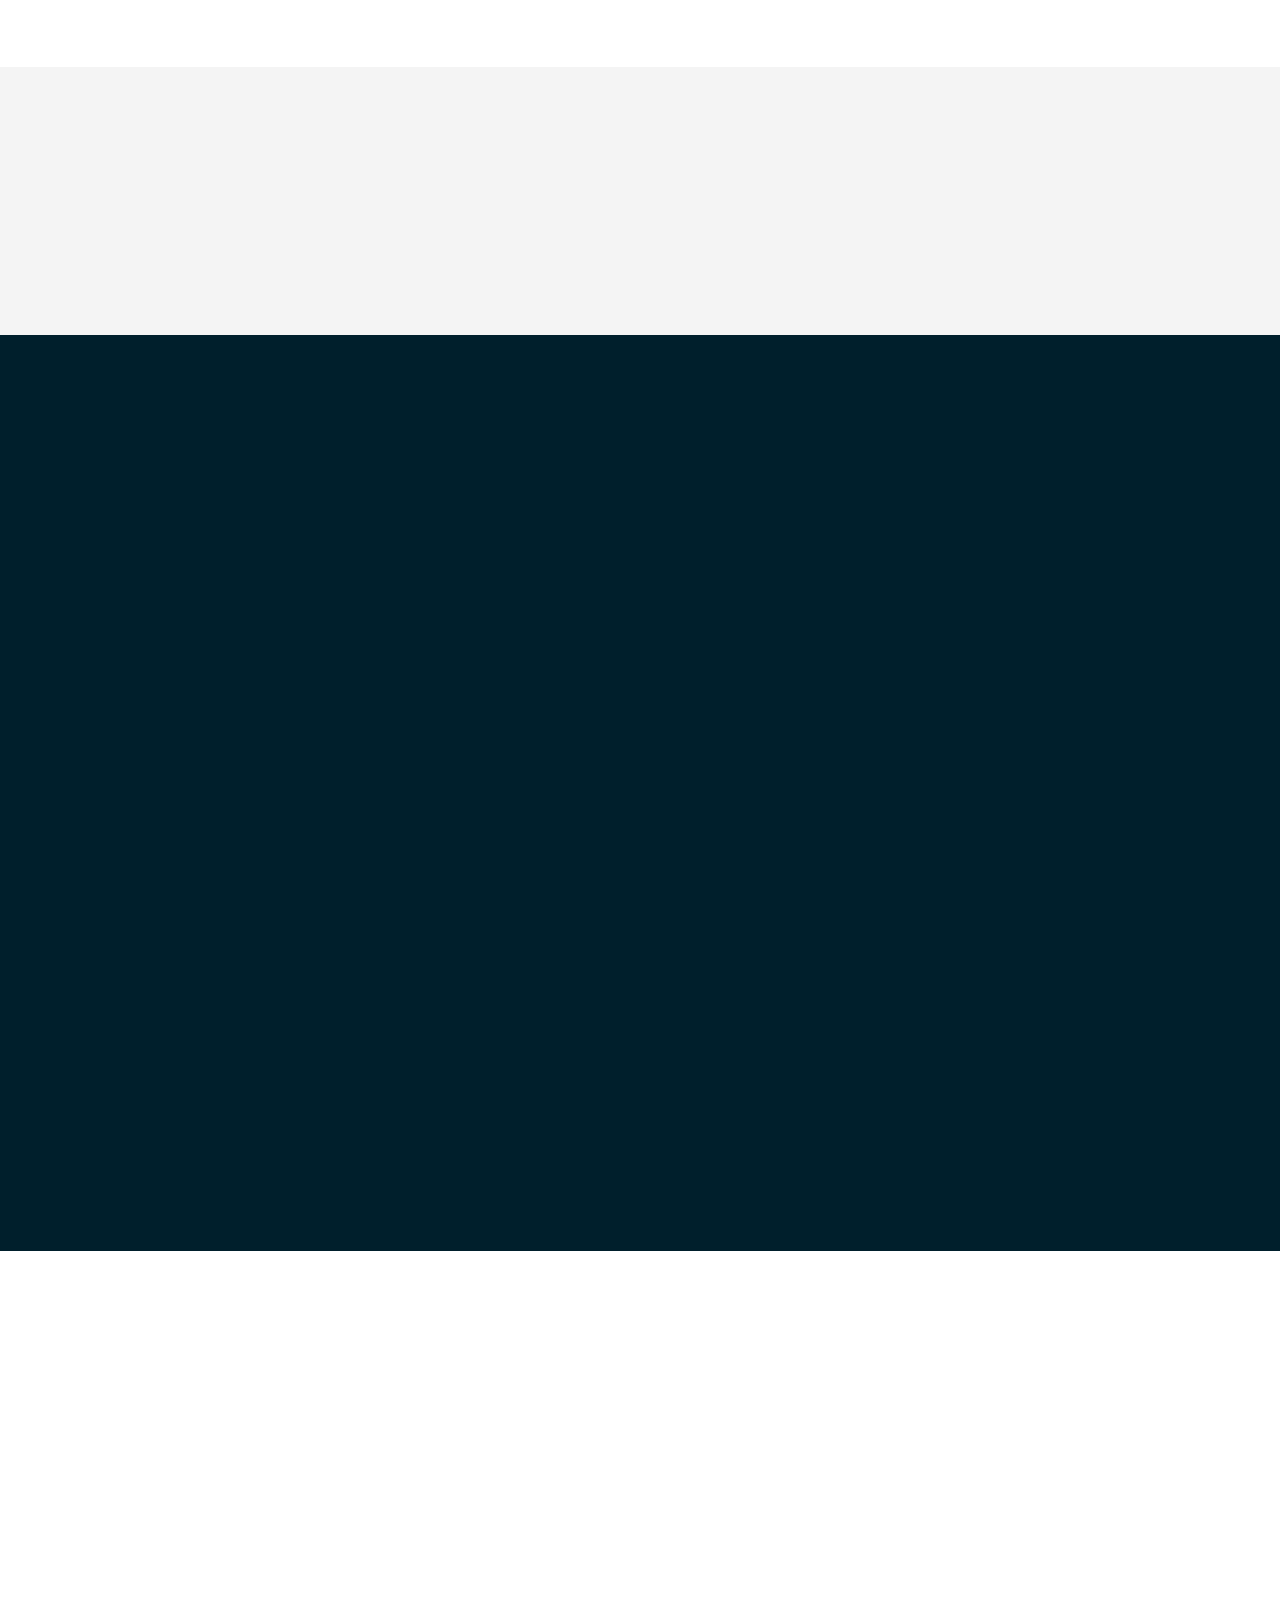
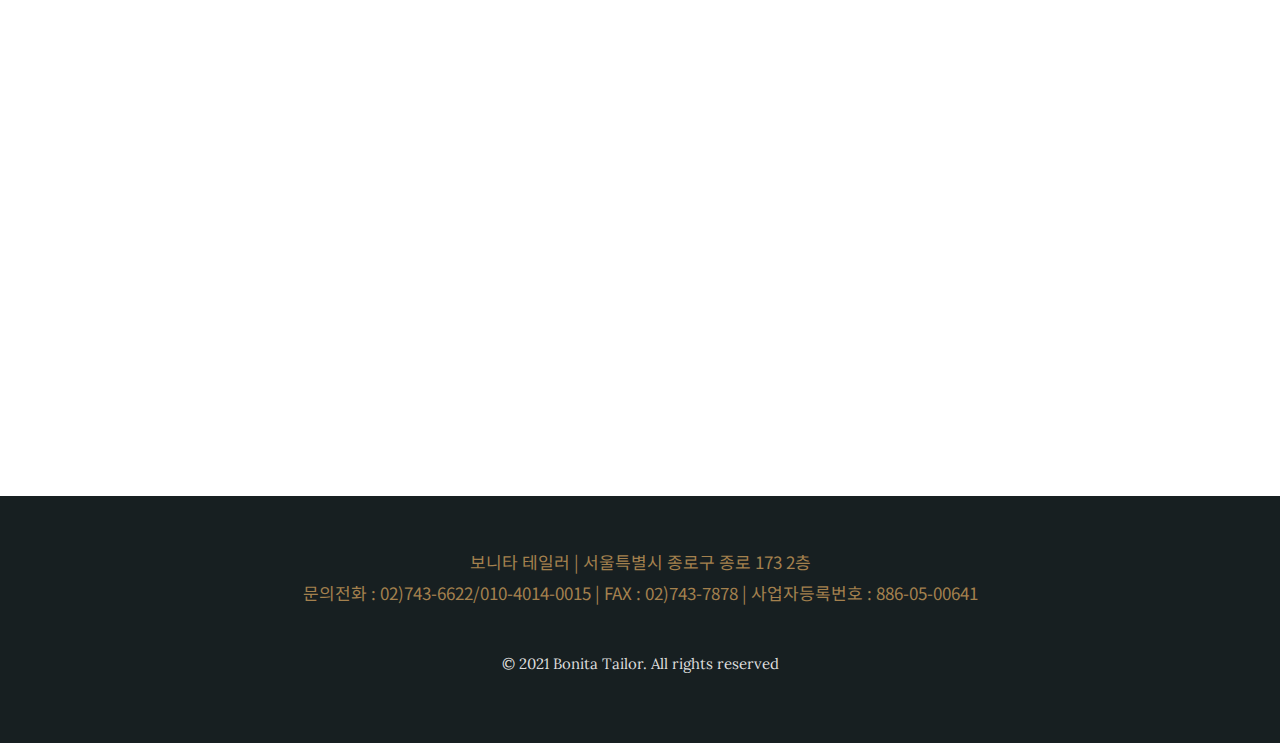
<file: sub/price.html>
<!doctype html>
<html lang="en">
<head>
    <meta charset="utf-8">
    <meta name="viewport" content="width=device-width, initial-scale=1, shrink-to-fit=no">
    <meta name="description" content="">
    <meta name="author" content="">
    <link rel="icon" href="../favicon.ico">
    <link rel="preconnect" href="https://fonts.gstatic.com">
    <link href="https://fonts.googleapis.com/css2?family=Lora:ital,wght@0,400;0,500;0,600;1,400;1,500;1,600&display=swap"
          rel="stylesheet">
    <link rel="preconnect" href="https://fonts.gstatic.com">
    <link href="https://fonts.googleapis.com/css2?family=Noto+Sans+KR:wght@100;300;400;500;700&display=swap"
          rel="stylesheet">

    <title>Bonita Tailor - Price</title>

    <!-- Bootstrap core CSS -->
    <link href="../assets/css/bootstrap.min.css" rel="stylesheet">

    <!-- Custom styles for this template -->
    <link href="../assets/css/main.css" rel="stylesheet">

    <link rel="stylesheet" href="https://unpkg.com/aos@next/dist/aos.css" />
</head>

<body>


<div class="mx-auto flex-column main-header-wrap-white">
    <header class="masthead p-3">
        <div class="container navbar navbar-expand-lg">
            <div class="masthead-brand">
                <a href="../index.html"><img src="../assets/img/bt-logo.png" width="170"/></a>
            </div>
            <button class="navbar-toggler navbar-light" type="button" data-toggle="collapse"
                    data-target="#navbarCollapse" aria-controls="navbarCollapse" aria-expanded="false"
                    aria-label="Toggle navigation">
                <span class="navbar-toggler-icon"></span>
            </button>
            <div class="collapse navbar-collapse" id="navbarCollapse">
                <nav class="nav nav-masthead-white justify-content-center">
                <a class="nav-link" href="../index.html">Home</a>
                <a class="nav-link" href="about.html">About</a>
                <div class="dropdown mx-md-3">
                    <a class="nav-link dropdown-toggle" href="#" id="navbarDropdown" role="button" data-toggle="dropdown" aria-haspopup="true" aria-expanded="false">
                        Collections
                    </a>
                    <div class="dropdown-menu" aria-labelledby="navbarDropdown">
                        <a class="dropdown-item" href="classicSuit.html">Classic Suit</a>
                        <a class="dropdown-item" href="wedding.html">Wedding</a>
                    </div>
                </div>
                <a class="nav-link active" href="price.html">Price</a>
                <a class="nav-link" href="contact.html">Contact</a>
            </nav>
            </div>
        </div>
    </header>

</div>

<main role="main">

    <div class="container mt-5">
        <h2 class="font-weight-light" data-aos="fade-down" data-aos-duration="800">Price</h2>
        <img src="../assets/img/price-img-jan.png" width="100%" data-aos="fade-down" data-aos-duration="1200" />
        <br><br>
    </div>

    <div class="row m-0 gray-10-b mt-5">
        <div class="col-lg-8 offset-lg-2 py-5" data-aos="zoom-in" data-aos-duration="800">
            <h4 class="kor font-weight-bold float-md-left mr-md-2">
                맞춤정장 구매시 무료증정
            </h4>
            <span class="font-weight-normal d-flex mt-md-3" style="font-size: 15px;">맞춤정장을 구매하시는 모든 고객들께 아래의 사은품을 드립니다.</span>
            <img id="pro-d" src="../assets/img/price-img-02.png" width="100%"/>
            <img id="pro-m" src="../assets/img/price-img-02-m.png" width="100%"/>
        </div>
    </div>

    <div class="row m-0 dark-blue-b">
        <div class="col-xxl-6 offset-xxl-3 col-lg-8 offset-lg-2 py-5 text-center">
            <br><br>
            <h2 class="font-weight-light text-white mb-0" data-aos="fade-down" data-aos-duration="800">Collaboration</h2>
            <div class="divider" data-aos="fade-down" data-aos-duration="800"></div>
            <br><br><br>

            <div class="row">
                <div class="col-md-6" data-aos="flip-left" data-aos-duration="800">
                    <img src="../assets/img/price-img-03.png" width="100%"/>
                </div>
                <div class="col-md-6" data-aos="flip-right" data-aos-duration="1200">
                    <img src="../assets/img/price-img-04.png" width="100%"/>
                </div>
            </div>

            <br><br><br><br>
        </div>
    </div>


    <div class="row m-0 gray-90-b text-white py-5" data-aos="fade-down"  data-aos-duration="1000">
        <div class="col-lg-10 offset-lg-1">
            <div class="row">
                <div class="col-xl-5 pl-xl-5 ml-xl-3">
                    <a href="../index.html"><img class="mb-3" src="../assets/img/bt-logo.png" width="170"/></a>
                    <p class="kor">보니타테일러 찾아오시는 길</p>
                    <div id="daumRoughmapContainer1608418141768" class="w-100 root_daum_roughmap root_daum_roughmap_landing"></div>

                </div>
                <div class="col-xl-3 pl-xl-3 mt-xl-5">
                    <br><br>
                    <div class="d-flex">
                        <img src="../assets/img/footer-img-01.png" height="45" width="46" style="top:-8px"
                             class="position-relative"/>
                        <span class="kor">
                지하철
            <br>1호선, 3호선, 5호선 종로 3가역 11번 출구 도보 10분이내
            <br>1호선 종로5가역 1번출구 도보 10분이내</span>
                    </div>
                    <br>
                    <div class="d-flex">
                        <img src="../assets/img/footer-img-02.png" height="45" width="46" style="top:-8px"
                             class="position-relative"/>
                        <span class="kor">
                버스
                <br>종로4가, 종로4가.종묘, 종묘공원, 종로5가입구에서 하차 후
                <br>종묘귀금속 백화점 2층</span>
                    </div>
                    <br>
                    <div class="d-flex">
                        <img src="../assets/img/footer-img-03.png" height="45" width="46" style="top:-8px"
                             class="position-relative"/>
                        <span class="kor">
                자가용
                <br>서울특별시 종로구 종로 173 2층 보니타테일러</span>
                    </div>

                </div>
                <div class="col-xl-3 pl-xl-5">
                    <br><br><br>
                    <h3 class="kor font-weight-bold">
                        문의전화
                    </h3>
                    <div class="bg-white text-dark text-center py-2" style="max-width: 320px;">
                        <h3 class="kor m-0 font-weight-bold" style="word-break: break-word">02)743-6622</h3>
                        <h3 class="kor m-0 font-weight-bold" style="word-break: break-word">/ 010-4014-0015</h3>
                    </div>
                    <br>
                    <span class="kor">영업시간 : 10:00~19:00(연중무휴)</span>
                    <br><br><br>
                    <div>
                        <img src="../assets/img/sns-kakao.png" height="59" width="64"/>
                        <span class="ml-2"> bonitailor </span>
                    </div>
                    <br>
                    <a href="https://www.instagram.com/bonita_tailor/" target="_blank" rel="noopener" class="img-hover">
                        <img src="../assets/img/sns-insta.png" height="55" width="56"/>
                        <span class="ml-2 text-white">/bonita_tailor</span>
                    </a>
                    <br><br><br><br><br><br>
                </div>
            </div>
        </div>
    </div>


</main>

<footer class="mt-auto">
    <div class="row m-0 black-b text-center py-5">
        <div class="col-12">
            <p class="kor gold">
                보니타 테일러 | 서울특별시 종로구 종로 173 2층
                <br>문의전화 : 02)743-6622/010-4014-0015 | FAX : 02)743-7878 | 사업자등록번호 : 886-05-00641
            </p>
            <br>
            <p class="copy-right">
                © 2021 Bonita Tailor. All rights reserved
            </p>
        </div>
    </div>
</footer>

<script src="https://cdnjs.cloudflare.com/ajax/libs/jquery/3.2.1/jquery.min.js"></script>
<script src="https://cdnjs.cloudflare.com/ajax/libs/popper.js/1.12.9/umd/popper.min.js"
        integrity="sha384-ApNbgh9B+Y1QKtv3Rn7W3mgPxhU9K/ScQsAP7hUibX39j7fakFPskvXusvfa0b4Q"
        crossorigin="anonymous"></script>
<script src="https://maxcdn.bootstrapcdn.com/bootstrap/4.0.0/js/bootstrap.min.js"
        integrity="sha384-JZR6Spejh4U02d8jOt6vLEHfe/JQGiRRSQQxSfFWpi1MquVdAyjUar5+76PVCmYl"
        crossorigin="anonymous"></script>

<script src="../assets/js/affix.js"></script>

<script charset="UTF-8" class="daum_roughmap_loader_script" src="https://ssl.daumcdn.net/dmaps/map_js_init/roughmapLoader.js"></script>

<script charset="UTF-8">
    new daum.roughmap.Lander({
        "timestamp" : "1608418141768",
        "key" : "23j8g",
        "mapHeight" : "360"
    }).render();
</script>

<script src="https://unpkg.com/aos@next/dist/aos.js"></script>
<script>
    AOS.init();
</script>

</body>
</html>
</file>
<file: assets/css/main.css>
/* ==========================================================================
   List of CSS
         1. Global
            a. Layout
            b. Color
            c. Typography
            d. Utilities
         2. Main

   ========================================================================== */



/* ==========================================================================
   01. Global
   ========================================================================== */


/* a. Layout ================== */


html,
body {
    height: 100%;
    font-family: 'Lora', serif;
    font-size: 1.0625rem;
    color: #171f21;
}

video {
    object-fit: cover;
    width: 100%;
    height: 100vh;
    position: absolute;
    top: 0;
    left: 0;
}


/* b. Color ================== */


.dark-blue {
    color: #001f2c;
}

.dark-blue-b {
    background-color: #001f2c !important;
}

.red {
   color: #e75252;
}

.red-b {
    background-color: #e75252;
}

.dark-red {
    color: #8d0d24;
}

.dark-red-b {
    background-color: #8d0d24;
}

.gold {
    color: #a4814e;
}

a.gold:hover {
    color: #967647;
}

.gold-b {
    background-color: #a4814e;
}

.gray-10 {
    color: #f4f4f4;
}

.gray-10-b {
    background-color: #f4f4f4;
}

.gray-90 {
    color: #232728;
}

.gray-90-b {
    background-color: #232728;
}

.black {
    color: #171f21;
}

.black-b {
    background-color: #171f21;
}


/* c. Typography ================== */

.kor {
    font-family: 'Noto Sans KR', sans-serif;
    line-height: 1.8;
}


p.kor {
    font-size: 17px;
}

/* d. Utilities ================== */

.divider {
    width: 25px;
    height: 2px;
    background: #e75252;
    display: inline-block;
    margin: 0.3em 0 0.4em 0;
}

.divider-white {
    width: 25px;
    height: 2px;
    background: #fff;
    display: inline-block;
    margin: 0.3em 0 0.4em 0;
}

.align-items-center {
    align-items: center;
}

.img-hover:hover img {
    filter: opacity(70%);
}

a.img-hover:hover {
    color: #fff;
}


/* ==========================================================================
   02. Main
   ========================================================================== */


/* Cover.css Copy */


.main-header-wrap {
    display: -ms-flexbox;
    display: -webkit-box;
    display: flex;
    -ms-flex-pack: center;
    -webkit-box-pack: center;
    color: #fff;
    text-shadow: 0 .05rem .1rem rgba(0, 0, 0, .5);
    box-shadow: inset 0 0 5rem rgba(0, 0, 0, .5);
    background-color: rgba(0, 0, 0, .3);

}

.main-header-wrap-white {
    display: -ms-flexbox;
    display: -webkit-box;
    display: flex;
    -ms-flex-pack: center;
    -webkit-box-pack: center;
    color: #232728;
}

.viewport-header {
    position: relative;
    height: 100vh;
    display: flex;
}

.nav-masthead .nav-link {
    padding: .25rem 0;
    font-weight: 400;
    color: rgba(255, 255, 255, .5);
    background-color: transparent;
    border-bottom: .15rem solid transparent;
}

.nav-masthead .nav-link:hover,
.nav-masthead .nav-link:focus {
    border-bottom-color: rgba(255, 255, 255, .25);
}

.nav-masthead .nav-link + .nav-link {
    margin-left: 0;
}

.nav-masthead .active {
    color: #fff;
    border-bottom-color: #fff;
}

.nav-masthead .dropdown-menu,
.nav-masthead-white .dropdown-menu {
    position: static;
    float: none;
}

.nav-masthead-white .nav-link {
    padding: .25rem 0;
    font-weight: 400;
    color: #232728;
    background-color: transparent;
    border-bottom: .15rem solid transparent;
}

.nav-masthead-white .nav-link:hover,
.nav-masthead-white .nav-link:focus {
    border-bottom-color: rgba(0, 0, 0, .35);
}

.nav-masthead-white .nav-link + .nav-link {
    margin-left: 0;
}

.nav-masthead-white .active {
    color: #232728;
    border-bottom-color: #232728;
}

.nav-masthead-white .dropdown-item.active,
.nav-masthead-white .dropdown-item:active,
.nav-masthead .dropdown-item.active,
.nav-masthead .dropdown-item:active {
    background-color: #f4f4f4 !important;
    text-shadow: none !important;
    color: #171f21;
    font-weight: bold;
}

.nav-masthead .dropdown-item {
    text-shadow: none !important;
}


.nav-masthead-white .dropdown-item:hover,
.nav-masthead .dropdown-item:hover {
    background-color: #eeeeee !important;
}

.nav-masthead .nav-link,
.nav-masthead .dropdown,
.nav-masthead .dropdown.show,
.nav-masthead-white .nav-link,
.nav-masthead-white .dropdown,
.nav-masthead-white .dropdown.show,
.dropdown-menu.show {
    width: 100% !important;
}


@media (min-width: 992px) {

    .nav-masthead .nav-link + .nav-link,
    .nav-masthead-white .nav-link + .nav-link {
        margin-left: 1rem;
    }

    .nav-masthead .dropdown-menu,
    .nav-masthead-white .dropdown-menu {
        position: absolute;
    }

    .navbar-expand-lg .navbar-collapse {
        display: inline !important;
    }

    .nav-masthead .nav-link,
    .nav-masthead .dropdown,
    .nav-masthead .dropdown.show,
    .nav-masthead-white .nav-link,
    .nav-masthead-white .dropdown,
    .nav-masthead-white .dropdown.show,
    .dropdown-menu.show {
        width: inherit !important;
    }
}

/* Header Affix */

.affix {
    position: fixed;
    top: 0;
    right: 0;
    left: 0;
    z-index: 1030;
    background-color: rgba(0, 0, 0, 0.6);
    transition: 1s;
}

.affix .nav-link {
    color: #fff !important;
}

.affix .nav-link.active {
    border-bottom-color: #fff !important;
}


@media (min-width: 768px) {
    .masthead-brand {
        float: left;
    }
    .nav-masthead,
    .nav-masthead-white {
        float: right;
    }
}

.vertical-text {
    writing-mode: vertical-lr;
    text-orientation: mixed;
    font-size: 19px;
}

.vertical-text:before {
    content: '';
    width: 1px;
    height: 50px;
    background: #fff;
    display: block;
    position: relative;
    top: -60px;
    left: 33px;

}

.copy-right {
    font-size: 15px;
    color: #ddd;
}



@media (min-width: 1440px) {
    .offset-xxl-3 {
        margin-left: 25%;
    }

    .col-xxl-6 {
        -webkit-box-flex: 0;
        -ms-flex: 0 0 50%;
        flex: 0 0 50%;
        max-width: 50%;
    }

    .col-xxl-4 {
        -webkit-box-flex: 0;
        -ms-flex: 0 0 33.333333%;
        flex: 0 0 33.333333%;
        max-width: 33.333333%;
    }

    .offset-xxl-4 {
        margin-left: 33.333333%;
    }
}

@media (max-width: 1200px) {
    .main-df-img {
        background: none !important;
    }
}

.main-df-img {
    background: url("../img/main-img-00.png");
    background-size: 100%;
    background-repeat: no-repeat;
}

.main-cost-img {
    background: url("../img/main-img-04.jpg");
    background-size: cover;
}

#pro-d {
    display: none;
}

#pro-m {
    display: block;
}

@media (min-width: 992px) {
    #pro-d {
        display: block;
    }

    #pro-m {
        display: none;
    }
}

.about-img {
    background: url("../img/about-img-01.jpg");
    background-size: cover;
}

.about-img-tailor {
    background: url("../img/about-img-03.jpg");
    background-size: cover;
}

.about-img-letter {
    background: url("../img/about-img-04.png");
    background-size: cover;
    background-position: center;
}

@media (max-width: 767px) {

    .about-img {
        display: none;
    }
}


.light-box .col-md-4 {
    padding: 5px;
}

.light-box .col-md-4 a {
    vertical-align: middle;
    width: 100%;
}

.light-box .col-md-4 a img {
    margin-top: 10px;
}

.ekko-lightbox-nav-overlay a {
    color: #fff;
}

.ekko-lightbox .modal-body {
    padding: 0;
}
</file>
